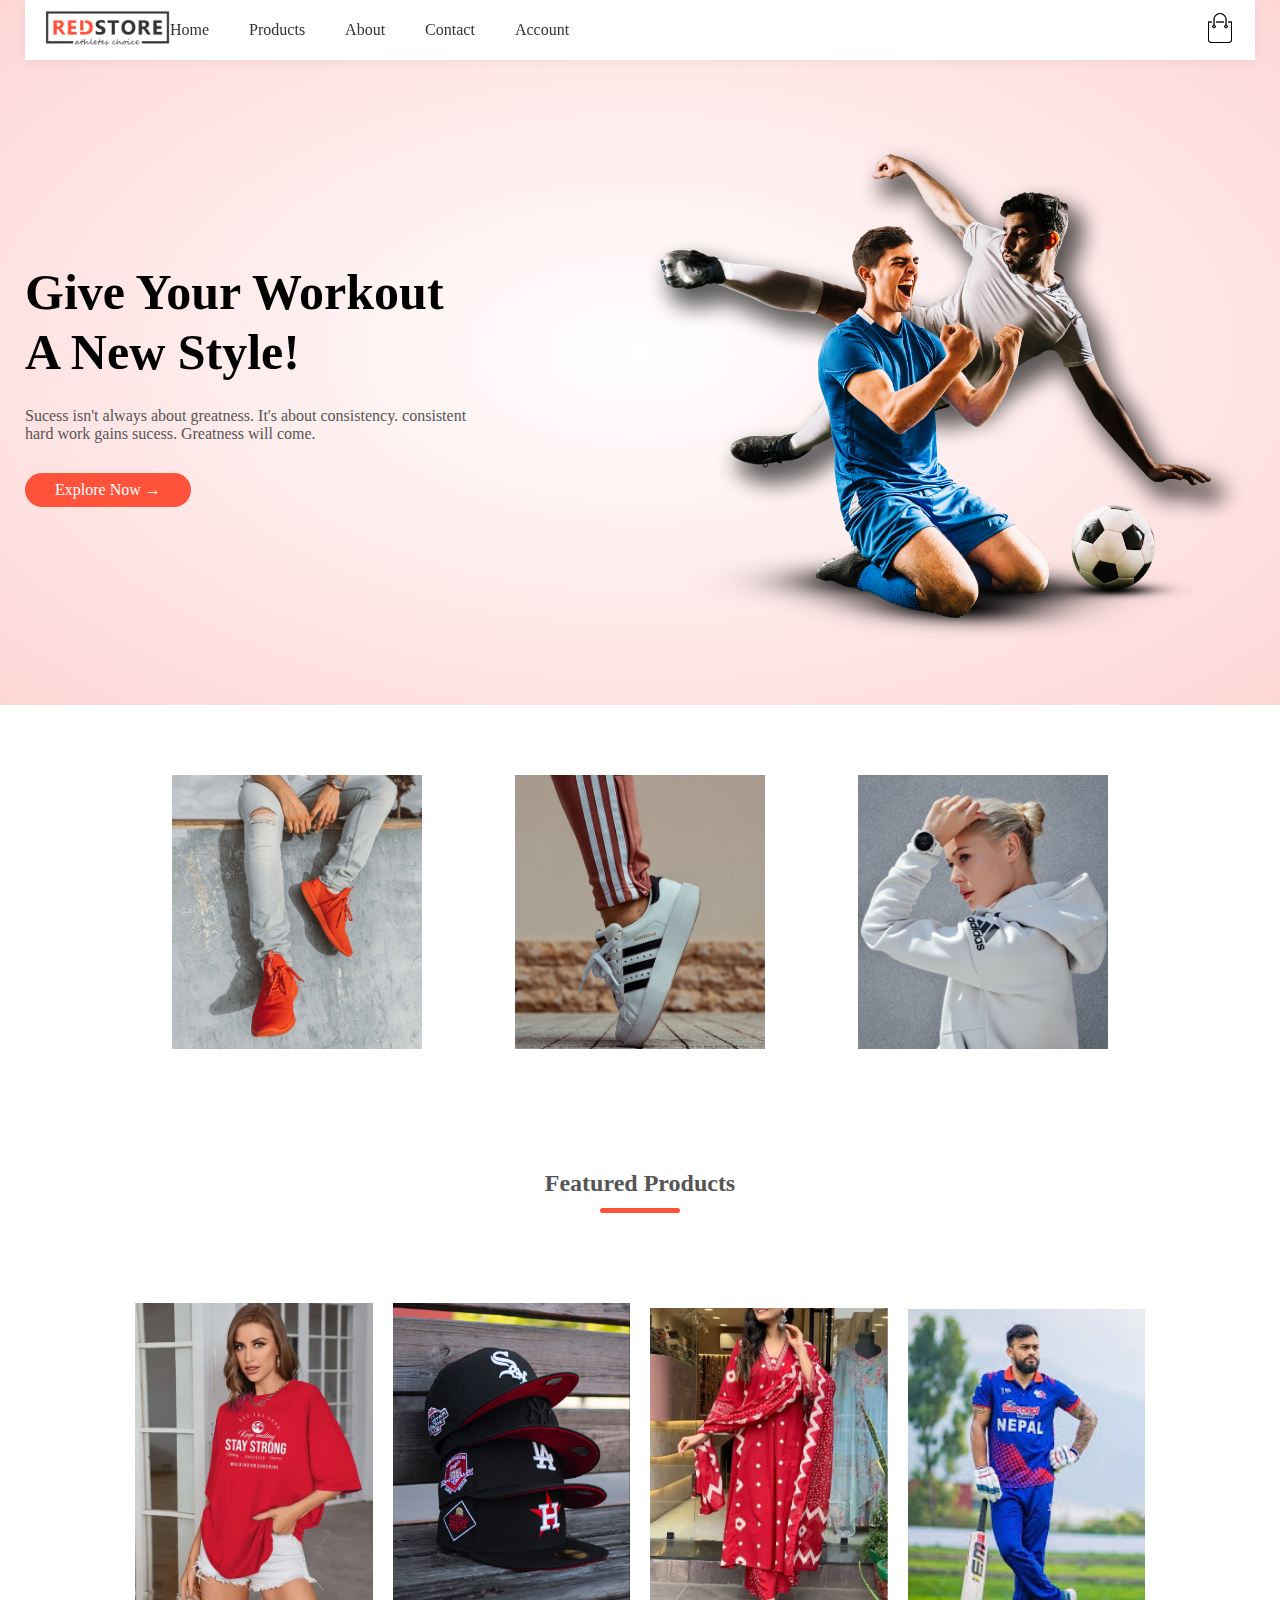
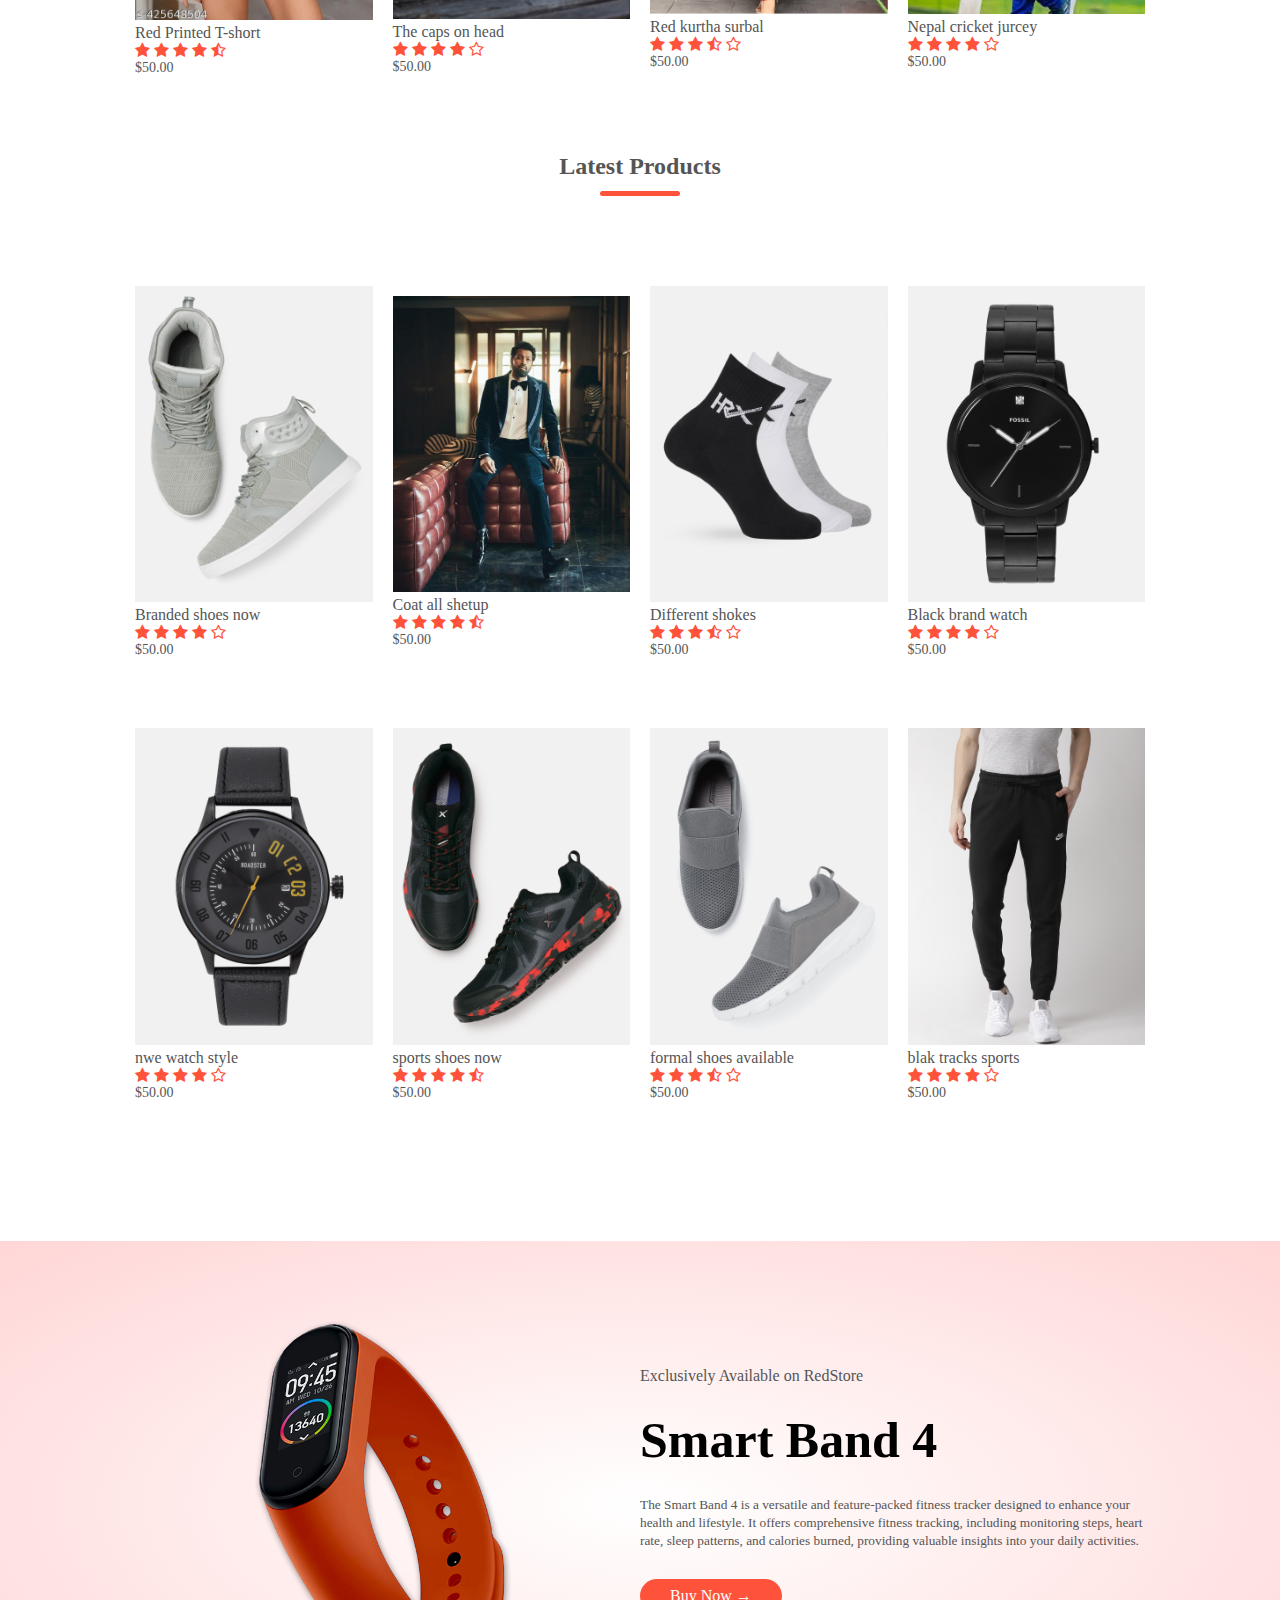
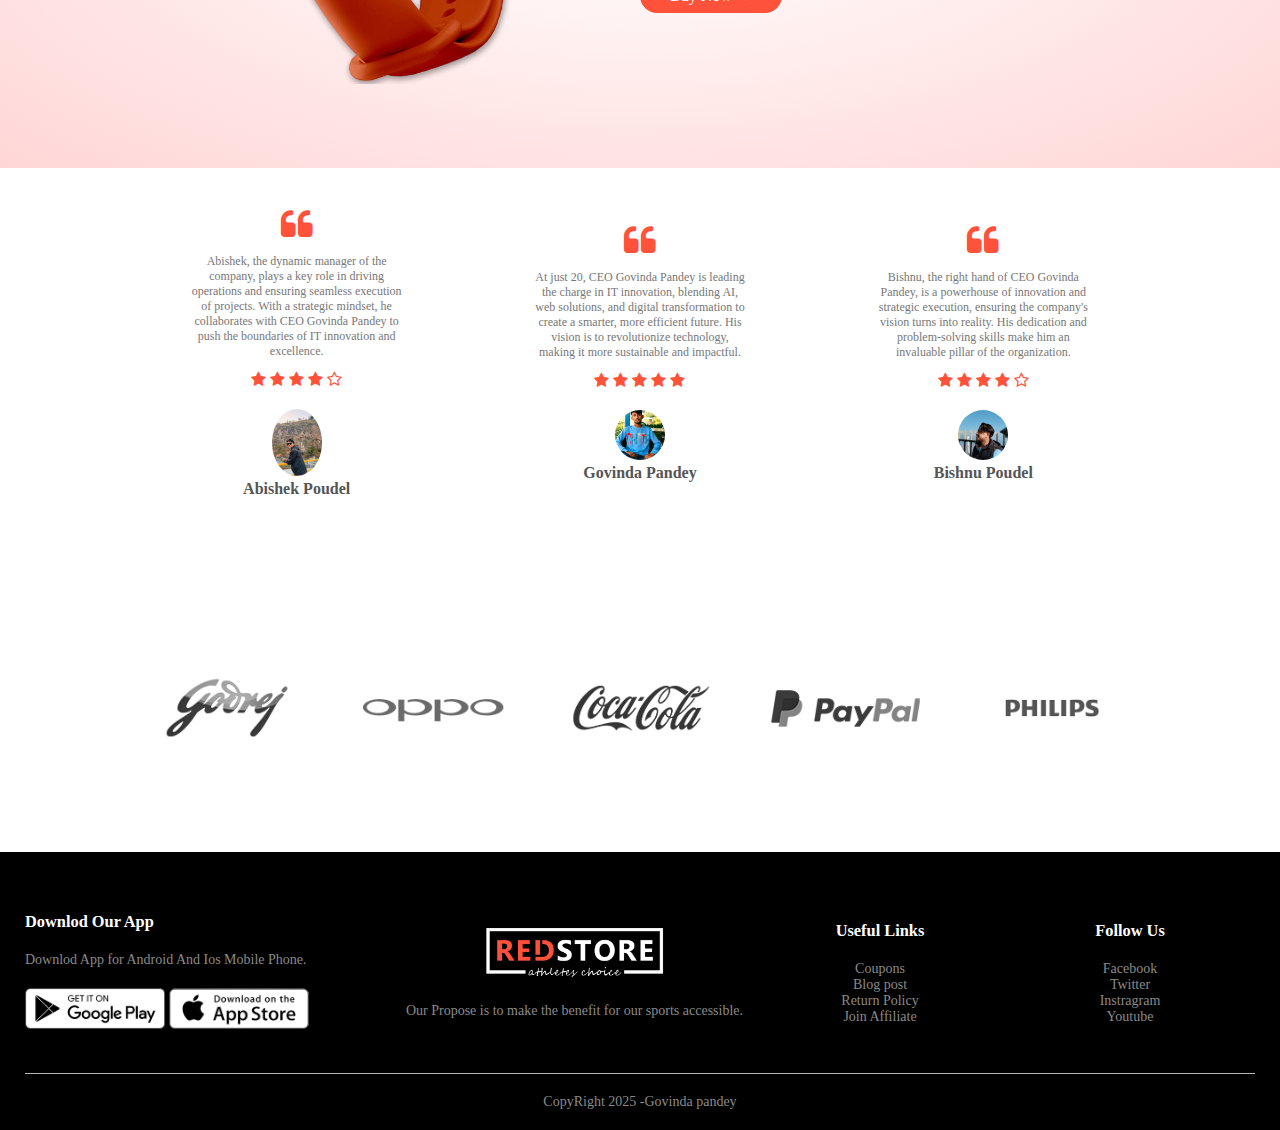
<file: index.html>
<!DOCTYPE html>
<html lang="en">
<head>
    <meta charset="UTF-8">
    <meta name="viewport" content="width=device-width, initial-scale=1.0">
    <title>Redstore /Ecommerce Website Design</title>
    <link rel="stylesheet" href="style.css">
    <link rel="stylesheet" href="https://cdnjs.cloudflare.com/ajax/libs/font-awesome/4.7.0/css/font-awesome.min.css">
</head>
<body>
    <div class="header">

    <div class="container">
    <div class="navbar">
        <div class="logo">
           <a href="index.html"><img src="images/image/logo.png" width="125px"></a> 
        </div>
        <nav>
            <ul  class="nav-links" id="navLinks">
                <li><a href="index.html">Home</a></li>
                <li><a href="prodects.html">Products</a></li>
                <li><a href="">About</a></li>
                <li><a href="">Contact</a></li>
                <li><a href="account.html">Account</a></li>
            </ul>
              <div class="menu-icon" onclick="toggleMenu()">&#9776;</div>
        </nav>
        <a href=""><img src="images/image/cart.png" width="30px" height="30px"></a>
    </div>
    <div class="row">
        <div class="col-2">
            <h1>Give Your Workout<br>A New Style!</h1>
            <p>Sucess isn't always about greatness. It's about consistency. consistent<br>  hard work gains sucess. Greatness will come.   </p>
            <a href="explore.html" target="_blank" class="btn">Explore Now &#8594;</a>
        </div>
        <div class="col-2">
           <img src="images/image/image1.png">
        </div>
    </div>
</div>
</div>

<!-------- featured categories -------->

<div class="categories">
    <div class="small-container">
        <div class="row">
            <div class="col-3">
             <img src="images/image/category-1.jpg">
            </div>
            <div class="col-3">
                <img src="images/image/category-2.jpg">
            </div>
            <div class="col-3">
                <img src="images/image/category-3.jpg">
            </div>
        </div>
    </div>
</div>

<!-------- featured products -------->
<div class="small-container">
     <h2 class="title">Featured Products</h2>
     <div class="row">
        <div class="col-4">
   <a href="product-details.html"><img src="images/image/red.webp"></a>
<h4>Red Printed T-short</h4>
<div class="rating">
    <i class="fa fa-star"></i>
    <i class="fa fa-star"></i>
    <i class="fa fa-star"></i>
    <i class="fa fa-star"></i>
    <i class="fa fa-star-half-o"></i>
</div>
<p>$50.00</p>
        </div>
        <div class="col-4">
            <img src="images/image/cap.jpeg">
            <h4>The caps on head</h4>
            <div class="rating">
                <i class="fa fa-star"></i>
                <i class="fa fa-star"></i>
                <i class="fa fa-star"></i>
                <i class="fa fa-star"></i>
                <i class="fa fa-star-o"></i>
            </div>
            <p>$50.00</p>
                    </div>
                    <div class="col-4">
                        <img src="images/image/kurtha.webp">
                        <h4>Red kurtha surbal</h4>
                        <div class="rating">
                            <i class="fa fa-star"></i>
                            <i class="fa fa-star"></i>
                            <i class="fa fa-star"></i>
                            <i class="fa fa-star-half-o"></i>
                            <i class="fa fa-star-o"></i>
                        </div>
                        <p>$50.00</p>
                                </div>
                                <div class="col-4">
                                    <img src="images/image/bhurtal.jpeg">
                                    <h4>Nepal cricket jurcey</h4>
                                    <div class="rating">
                                        <i class="fa fa-star"></i>
                                        <i class="fa fa-star"></i>
                                        <i class="fa fa-star"></i>
                                        <i class="fa fa-star"></i>
                                        <i class="fa fa-star-o"></i>
                                    </div>
                                    <p>$50.00</p>
                                            </div>
     </div>
     <h2 class="title">Latest Products</h2>
     <div class="row">
        <div class="col-4">
<img src="images/image/product-5.jpg">
<h4>Branded shoes now</h4>
<div class="rating">
    <i class="fa fa-star"></i>
    <i class="fa fa-star"></i>
    <i class="fa fa-star"></i>
    <i class="fa fa-star"></i>
    <i class="fa fa-star-o"></i>
</div>
<p>$50.00</p>
        </div>
        <div class="col-4">
            <img src="images/image/coat.jpg">
            <h4>Coat all shetup</h4>
            <div class="rating">
                <i class="fa fa-star"></i>
                <i class="fa fa-star"></i>
                <i class="fa fa-star"></i>
                <i class="fa fa-star"></i>
                <i class="fa fa-star-half-o"></i>
            </div>
            <p>$50.00</p>
                    </div>
                    <div class="col-4">
                        <img src="images/image/product-7.jpg">
                        <h4>Different  shokes</h4>
                        <div class="rating">
                            <i class="fa fa-star"></i>
                            <i class="fa fa-star"></i>
                            <i class="fa fa-star"></i>
                            <i class="fa fa-star-half-o"></i>
                            <i class="fa fa-star-o"></i>
                        </div>
                        <p>$50.00</p>
                                </div>
                                <div class="col-4">
                                    <img src="images/image/product-8.jpg">
                                    <h4>Black brand watch</h4>
                                    <div class="rating">
                                        <i class="fa fa-star"></i>
                                        <i class="fa fa-star"></i>
                                        <i class="fa fa-star"></i>
                                        <i class="fa fa-star"></i>
                                        <i class="fa fa-star-o"></i>
                                    </div>
                                    <p>$50.00</p>
                                            </div>
     </div>
     <div class="row">
        <div class="col-4">
<img src="images/image/product-9.jpg">
<h4>nwe watch style</h4>
<div class="rating">
    <i class="fa fa-star"></i>
    <i class="fa fa-star"></i>
    <i class="fa fa-star"></i>
    <i class="fa fa-star"></i>
    <i class="fa fa-star-o"></i>
</div>
<p>$50.00</p>
        </div>
        <div class="col-4">
            <img src="images/image/product-10.jpg">
            <h4>sports shoes now</h4>
            <div class="rating">
                <i class="fa fa-star"></i>
                <i class="fa fa-star"></i>
                <i class="fa fa-star"></i>
                <i class="fa fa-star"></i>
                <i class="fa fa-star-half-o"></i>
            </div>
            <p>$50.00</p>
                    </div>
                    <div class="col-4">
                        <img src="images/image/product-11.jpg">
                        <h4>formal shoes available</h4>
                        <div class="rating">
                            <i class="fa fa-star"></i>
                            <i class="fa fa-star"></i>
                            <i class="fa fa-star"></i>
                            <i class="fa fa-star-half-o"></i>
                            <i class="fa fa-star-o"></i>
                        </div>
                        <p>$50.00</p>
                                </div>
                                <div class="col-4">
                                    <img src="images/image/product-12.jpg">
                                    <h4>blak tracks sports</h4>
                                    <div class="rating">
                                        <i class="fa fa-star"></i>
                                        <i class="fa fa-star"></i>
                                        <i class="fa fa-star"></i>
                                        <i class="fa fa-star"></i>
                                        <i class="fa fa-star-o"></i>
                                    </div>
                                    <p>$50.00</p>
                                            </div>
     </div>
</div>

<!----- offer ----->
<div class="offer">
    <div class="small-container">
        <div class="row">
            <div class="col-2">
                <img src="images/image/exclusive.png" class="offer-img">          
             </div>
            <div class="col-2">
                <p>Exclusively Available on RedStore</p>
                <h1>Smart Band 4</h1>
                <small>The Smart Band 4 is a versatile and feature-packed fitness tracker designed to enhance your health and lifestyle.
                     It offers comprehensive fitness tracking, including monitoring steps, heart rate, sleep patterns,
                      and calories burned, providing valuable insights into your daily activities. </small>
                      <a href="watch.html" class="btn">Buy Now &#8594;</a>
            </div>
        </div>
    </div>
</div>

<!-------- testimonial -------->

<div class="testimonial">
    <div class="small-container">
        <div class="row">
            <div class="col-3">
                <i class="fa fa-quote-left"></i>
                <p>Abishek, the dynamic manager of the company, plays a key role in driving operations and ensuring seamless execution of projects.
                     With a strategic mindset, he collaborates with CEO Govinda Pandey to push the boundaries of IT innovation and excellence. </p>
                    <div class="rating">
                        <i class="fa fa-star"></i>
                        <i class="fa fa-star"></i>
                        <i class="fa fa-star"></i>
                        <i class="fa fa-star"></i>
                        <i class="fa fa-star-o"></i>
                    </div>
                    <img src="images/image/aabishek.jpg">
                    <h3>Abishek Poudel</h3>
            </div>
            <div class="col-3">
                <i class="fa fa-quote-left"></i>
                <p>At just 20, CEO Govinda Pandey is leading the charge in IT innovation, blending AI, web solutions, and digital 
                    transformation to create a smarter, more efficient future.
                     His vision is to revolutionize technology, making it more sustainable and impactful.</p>
                    <div class="rating">
                        <i class="fa fa-star"></i>
                        <i class="fa fa-star"></i>
                        <i class="fa fa-star"></i>
                        <i class="fa fa-star"></i>
                        <i class="fa fa-star"></i>
                    </div>
                    <img src="images/image/gobinda.jpg">
                    <h3>Govinda Pandey</h3>
            </div>
            <div class="col-3">
                <i class="fa fa-quote-left"></i>
                <p>Bishnu, the right hand of CEO Govinda Pandey, is a powerhouse of innovation and strategic execution, ensuring the company's vision turns into reality.
                     His dedication and problem-solving skills make him an invaluable pillar of the organization. </p>
                    <div class="rating">
                        <i class="fa fa-star"></i>
                        <i class="fa fa-star"></i>
                        <i class="fa fa-star"></i>
                        <i class="fa fa-star"></i>
                        <i class="fa fa-star-o"></i>
                    </div>
                    <img src="images/image/sathi.jpg">
                    <h3>Bishnu Poudel</h3>
            </div>
        </div>
    </div>
</div>

<!------- Brands ------->
<div class="brands">
    <div class="small-container">
        <div class="row">
            <div class="col-5">
                <img src="images/image/logo-godrej.png" >
            </div>
            <div class="col-5">
                <img src="images/image/logo-oppo.png" >
            </div>
            <div class="col-5">
                <img src="images/image/logo-coca-cola.png" >
            </div>
            <div class="col-5">
                <img src="images/image/logo-paypal.png" >
            </div>
            <div class="col-5">
                <img src="images/image/logo-philips.png" >
            </div>
        </div>
    </div>
</div>

<!------- footer -------->


<div class="footer">
    <div class="container">
        <div class="row">
            <div class="footer-col-1">
                <h3>Downlod Our App</h3>
                <p>Downlod App for Android And Ios Mobile Phone.</p>
                <div class="app-logo">
                    <img src="images/image/play-store.png">
                    <img src="images/image/app-store.png">
                </div>
            </div>
            <div class="footer-col-2">
                <img src="images/image/logo-white.png">
                <p>Our Propose is to make the benefit for our sports accessible.</p>
            </div>
            <div class="footer-col-3">
                <h3>Useful Links</h3>
                <ul>
                    <li>Coupons</li>
                    <li>Blog post</li>
                    <li>Return Policy</li>
                    <li>Join Affiliate</li>
                </ul>
            </div>
            <div class="footer-col-4">
                <h3>Follow Us</h3>
                <ul>
                    <li>Facebook</li>
                    <li>Twitter</li>
                    <li>Instragram</li>
                    <li>Youtube</li>
                </ul>
            </div>
        </div>
        <hr>
        <p class="Copyright ">CopyRight 2025 -Govinda pandey</p>
    </div>
</div>
<script>
  function toggleMenu() {
    document.getElementById("navLinks").classList.toggle("active");
  }
</script>

</body>
</html>
</file>
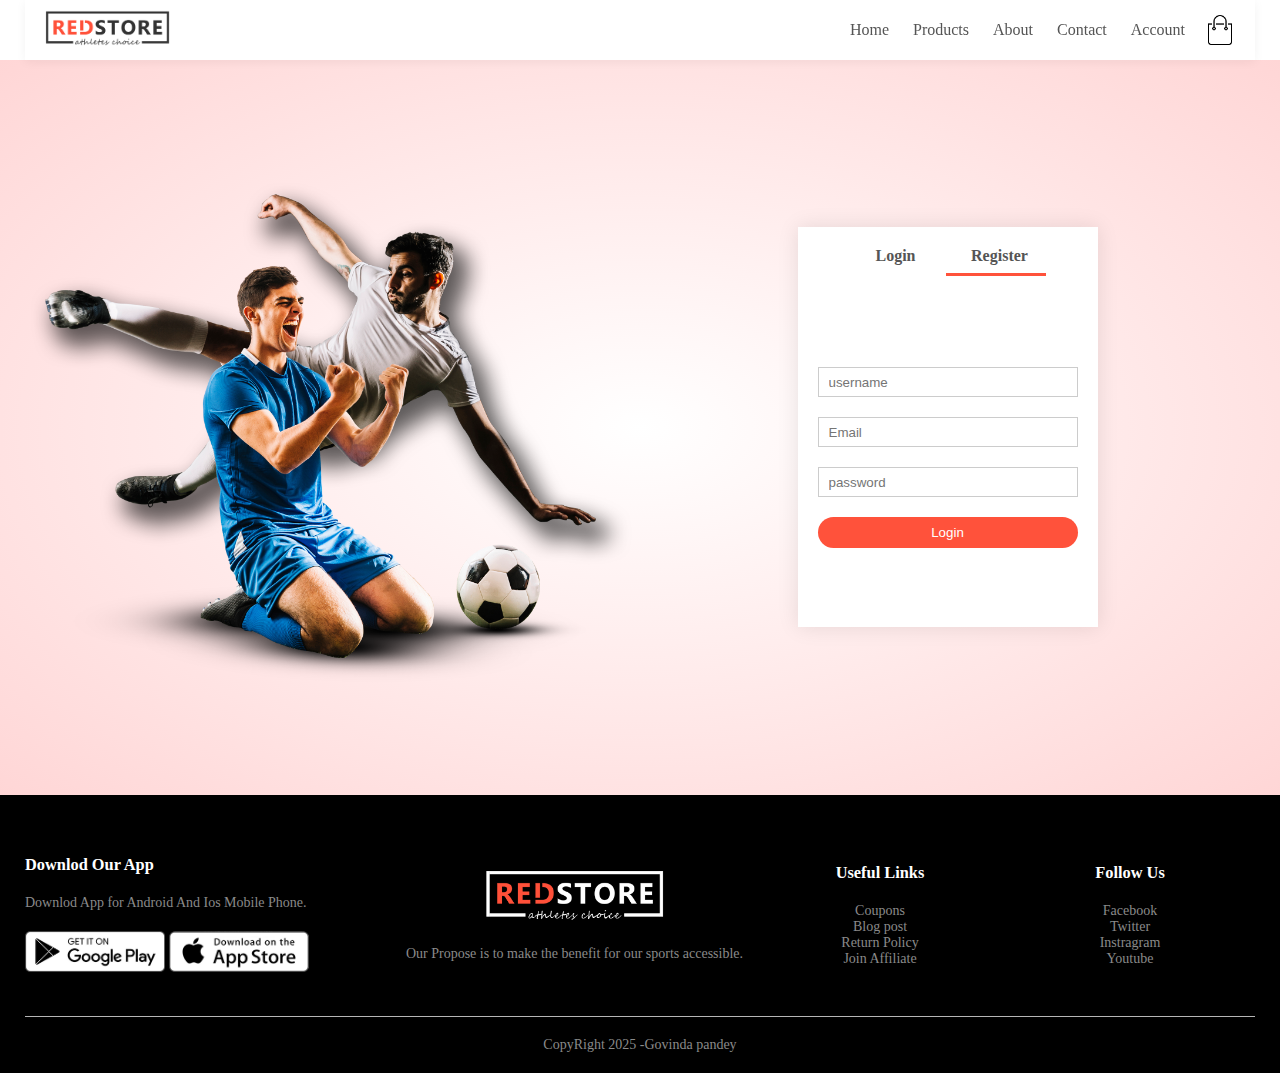
<file: account.html>
<!DOCTYPE html>
<html lang="en">
<head>
    <meta charset="UTF-8">
    <meta name="viewport" content="width=device-width, initial-scale=1.0">
    <title> All Products Redstore </title>
    <link rel="stylesheet" href="style.css">
    <link rel="stylesheet" href="https://cdnjs.cloudflare.com/ajax/libs/font-awesome/4.7.0/css/font-awesome.min.css">
</head>
<body>
    <div class="container">
    <div class="navbar">
        <div class="logo">
            <img src="images/image/logo.png" width="125px">
        </div>
        <nav>
            <ul>
                <li><a href="">Home</a></li>
                <li><a href="">Products</a></li>
                <li><a href="">About</a></li>
                <li><a href="">Contact</a></li>
                <li><a href="">Account</a></li>
            </ul>
        </nav>
        <img src="images/image/cart.png" width="30px" height="30px" alt="">
    </div>  
</div>

<!-------- account-page------->
<div class="account-page">
    <div class="container">
        <div class="row">
            <div class="col-2">
                <img src="images/image/image1.png" width="100%">
            </div>
            <div class="col-2">
                <div class="form-container">
                    <div class="form-btn">
                        <span onclick="Login()">Login</span>
                        <span onclick="Register()">Register</span>
                        <hr id="Indicator">
                    </div>

                    <form id="LoginForm">
                        <input type="text" placeholder="username">
                        <input type="password" placeholder="password">
                        <button type="submit" class="btn">Login</button>
                        <a href="">Forgot password</a>
                    </form>

                    <form id="RegForm">
                        <input type="text" placeholder="username">
                        <input type="email " placeholder="Email">
                        <input type="password" placeholder="password">
                        <button type="submit" class="btn">Login</button>
                    </form>
                </div>  
            </div>
        </div>
    </div>
</div>


<!------- footer -------->


<div class="footer">
    <div class="container">
        <div class="row">
            <div class="footer-col-1">
                <h3>Downlod Our App</h3>
                <p>Downlod App for Android And Ios Mobile Phone.</p>
                <div class="app-logo">
                    <img src="images/image/play-store.png">
                    <img src="images/image/app-store.png">
                </div>
            </div>
            <div class="footer-col-2">
                <img src="images/image/logo-white.png">
                <p>Our Propose is to make the benefit for our sports accessible.</p>
            </div>
            <div class="footer-col-3">
                <h3>Useful Links</h3>
                <ul>
                    <li>Coupons</li>
                    <li>Blog post</li>
                    <li>Return Policy</li>
                    <li>Join Affiliate</li>
                </ul>
            </div>
            <div class="footer-col-4">
                <h3>Follow Us</h3>
                <ul>
                    <li>Facebook</li>
                    <li>Twitter</li>
                    <li>Instragram</li>
                    <li>Youtube</li>
                </ul>
            </div>
        </div>
        <hr>
        <p class="Copyright ">CopyRight 2025 -Govinda pandey</p>
    </div>
</div>


<!----------js for toggle Form---------->
<script>
    var LoginForm =document.getElementById("LoginForm");
    var RegForm =document.getElementById("RegForm");
    var Indicator =document.getElementById("Indicator");

     function Register(){
            
        RegForm.style.transform = "translateX(0px)";
        LoginForm.style.transform = "translateX(0px)";
        Indicator.style.transform = "translateX(100px)";
         }
         function Login(){

RegForm.style.transform = "translateX(300px)";
LoginForm.style.transform = "translateX(300px)";
Indicator.style.transform = "translateX(0px)";
 }



</script>


</body>
</html>
</file>
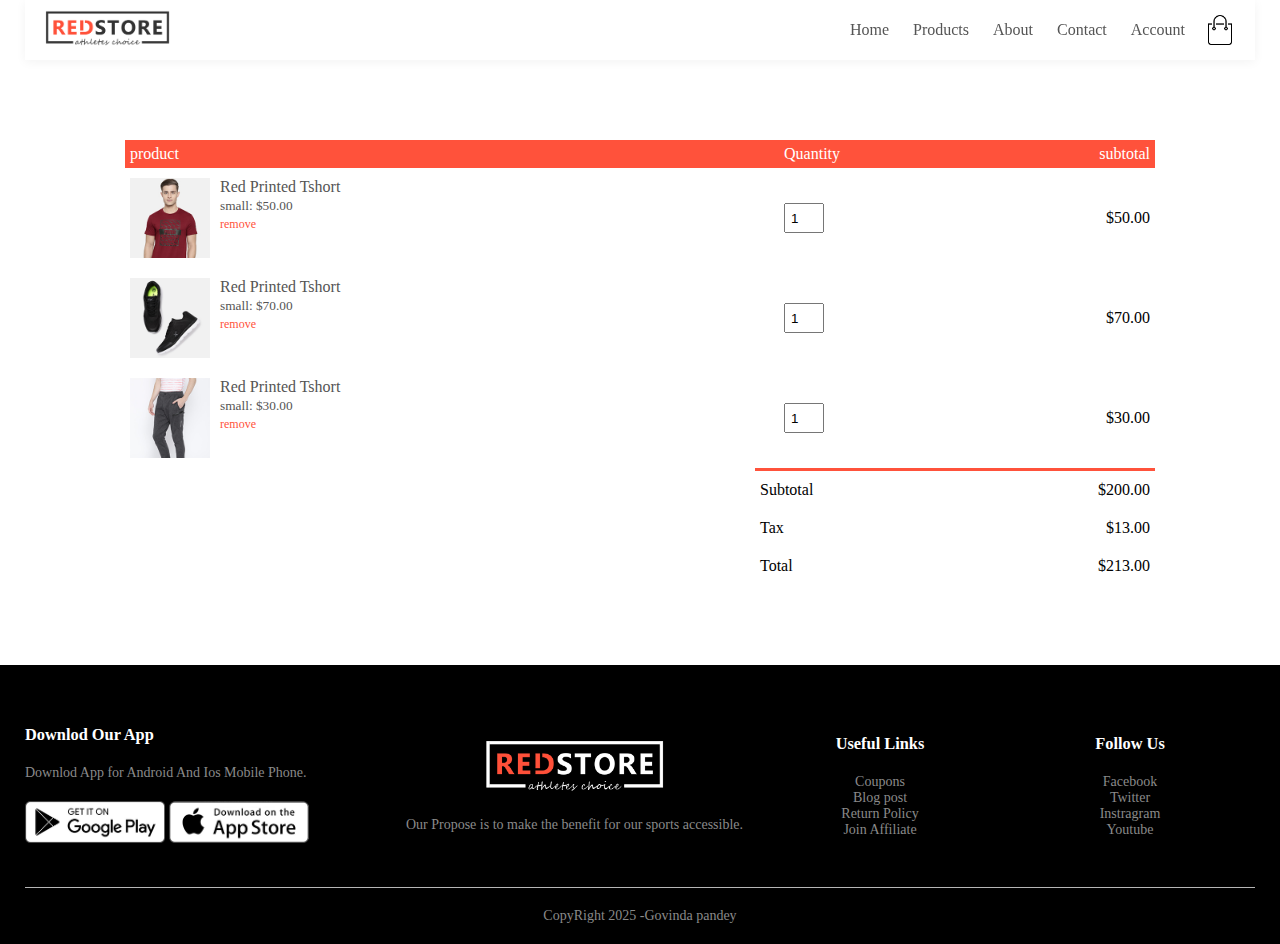
<file: cart.html>
<!DOCTYPE html>
<html lang="en">
<head>
    <meta charset="UTF-8">
    <meta name="viewport" content="width=device-width, initial-scale=1.0">
    <title> All Products Redstore </title>
    <link rel="stylesheet" href="style.css">
    <link rel="stylesheet" href="https://cdnjs.cloudflare.com/ajax/libs/font-awesome/4.7.0/css/font-awesome.min.css">
</head>
<body>
    <div class="container">
    <div class="navbar">
        <div class="logo">
            <img src="images/image/logo.png" width="125px">
        </div>
        <nav>
            <ul>
                <li><a href="">Home</a></li>
                <li><a href="">Products</a></li>
                <li><a href="">About</a></li>
                <li><a href="">Contact</a></li>
                <li><a href="">Account</a></li>
            </ul>
        </nav>
        <img src="images/image/cart.png" width="30px" height="30px" alt="">
    </div>  
</div>

<!--------- cart items details --------->
<div class="small-container cart-page">
<table>
    <tr>
        <th>product</th>
        <th>Quantity</th>
        <th>subtotal</th>
    </tr>
    <tr>
        <td>
            <div class="cart-info">
                <img src="images/image/buy-1.jpg">
                <div>
                    <p> Red Printed Tshort</p>
                    <small>small: $50.00</small>
                    <br>
                    <a href="">remove</a>
                </div>
            </div>
        </td>
        <td><input type="number" value="1"></td>
        <td>$50.00</td>
        
    </tr>
    <tr>
        <td>
            <div class="cart-info">
                <img src="images/image/buy-2.jpg">
                <div>
                    <p> Red Printed Tshort</p>
                    <small>small: $70.00</small>
                    <br>
                    <a href="">remove</a>
                </div>
            </div>
        </td>
        <td><input type="number" value="1"></td>
        <td>$70.00</td>
        
    </tr>
    <tr>
        <td>
            <div class="cart-info">
                <img src="images/image/buy-3.jpg">
                <div>
                    <p> Red Printed Tshort</p>
                    <small>small: $30.00</small>
                    <br>
                    <a href="">remove</a>
                </div>
            </div>
        </td>
        <td><input type="number" value="1"></td>
        <td>$30.00</td>
        
    </tr>
</table>

<div class="total-price">
   <table>
    <tr>
        <td>Subtotal</td>
        <td>$200.00</td>
    </tr>
    <tr>
        <td>Tax</td>
        <td>$13.00</td>
    </tr>
    <tr>
        <td>Total</td>
        <td>$213.00</td>
    </tr>
   </table>

</div>



</div>


<!------- footer -------->


<div class="footer">
    <div class="container">
        <div class="row">
            <div class="footer-col-1">
                <h3>Downlod Our App</h3>
                <p>Downlod App for Android And Ios Mobile Phone.</p>
                <div class="app-logo">
                    <img src="images/image/play-store.png">
                    <img src="images/image/app-store.png">
                </div>
            </div>
            <div class="footer-col-2">
                <img src="images/image/logo-white.png">
                <p>Our Propose is to make the benefit for our sports accessible.</p>
            </div>
            <div class="footer-col-3">
                <h3>Useful Links</h3>
                <ul>
                    <li>Coupons</li>
                    <li>Blog post</li>
                    <li>Return Policy</li>
                    <li>Join Affiliate</li>
                </ul>
            </div>
            <div class="footer-col-4">
                <h3>Follow Us</h3>
                <ul>
                    <li>Facebook</li>
                    <li>Twitter</li>
                    <li>Instragram</li>
                    <li>Youtube</li>
                </ul>
            </div>
        </div>
        <hr>
        <p class="Copyright ">CopyRight 2025 -Govinda pandey</p>
    </div>
</div>





</body>
</html>
</file>
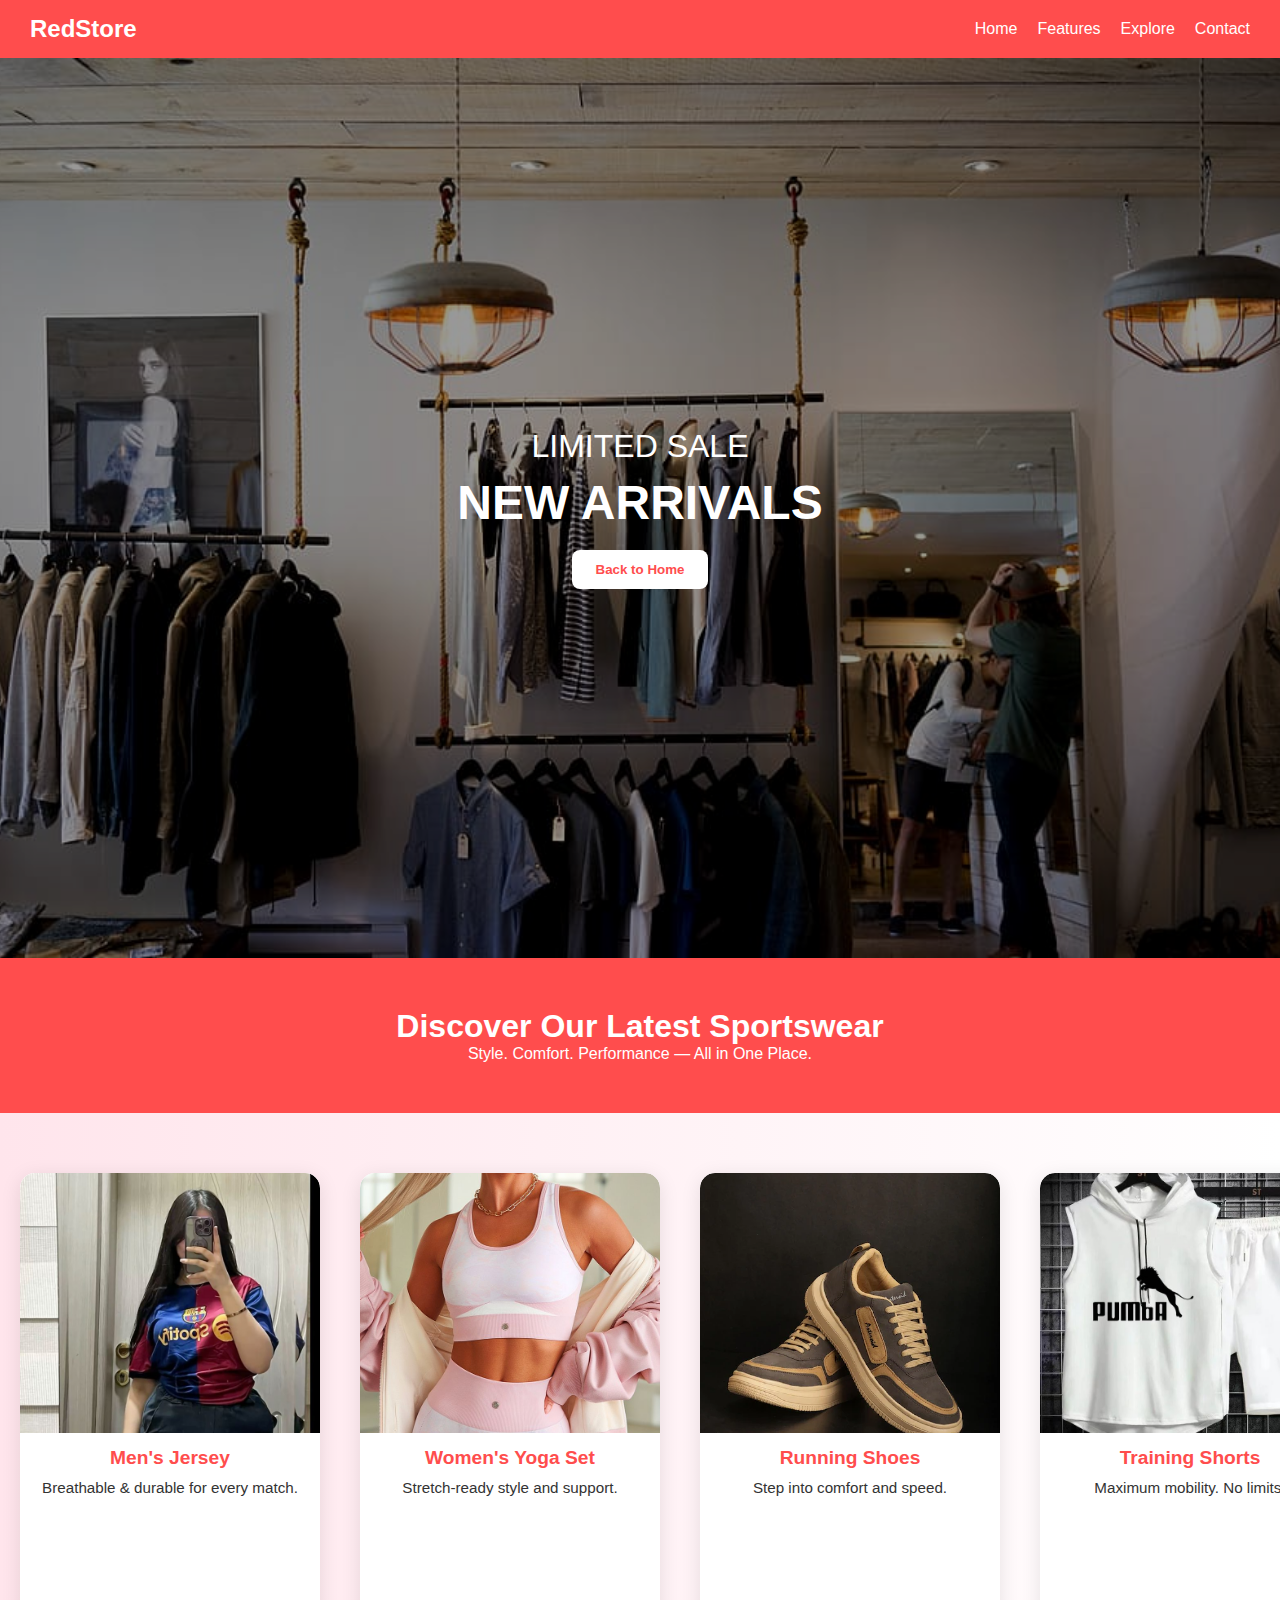
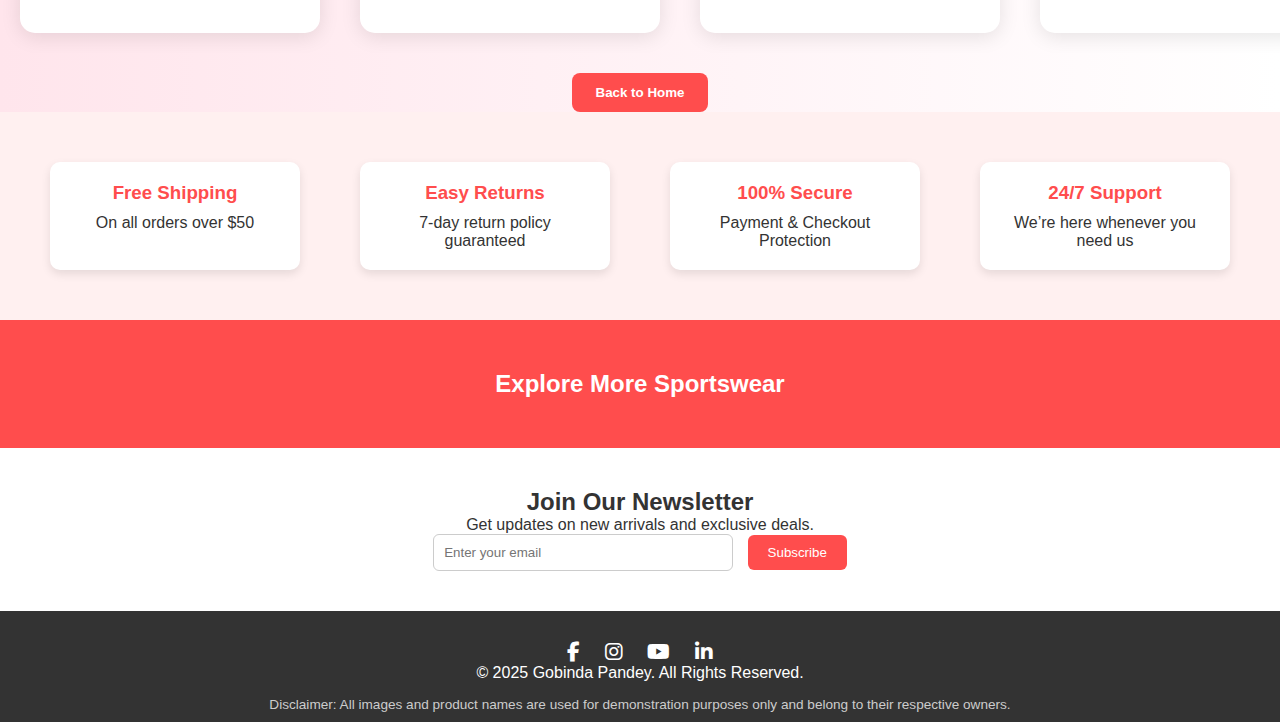
<file: explore.html>
<!DOCTYPE html>
<html lang="en">
<head>
  <meta charset="UTF-8" />
  <meta name="viewport" content="width=device-width, initial-scale=1.0"/>
  <title>Explore Sportswear</title>
  <link rel="stylesheet" href="https://cdnjs.cloudflare.com/ajax/libs/font-awesome/6.5.0/css/all.min.css" crossorigin="anonymous" />
  <style>
    html {
      scroll-behavior: smooth;
    }

    * {
      box-sizing: border-box;
      margin: 0;
      padding: 0;
    }

    body {
      font-family: 'Segoe UI', sans-serif;
      background: linear-gradient(to right, #ffe5ec, #fff);
      color: #333;
      overflow-x: hidden;
    }

    .navbar {
      background-color: #ff4d4d;
      padding: 15px 30px;
      display: flex;
      justify-content: space-between;
      align-items: center;
      color: white;
      position: sticky;
      top: 0;
      z-index: 1000;
    }

    .navbar .logo {
      font-size: 1.5rem;
      font-weight: bold;
    }

    .navbar ul {
      list-style: none;
      display: flex;
      gap: 20px;
    }

    .navbar ul li a {
      color: white;
      text-decoration: none;
      font-weight: 500;
    }

    .navbar ul li a:hover {
      text-decoration: underline;
    }

    .hero {
      background-image: url('images/image/pak.jpg');
      background-size: cover;
      background-position: center;
      height: 100vh;
      display: flex;
      align-items: center;
      justify-content: center;
      text-align: center;
      color: white;
      position: relative;
    }

    .hero::before {
      content: "";
      position: absolute;
      top: 0; left: 0; right: 0; bottom: 0;
      background-color: rgba(0, 0, 0, 0.4);
    }

    .hero-content {
      position: relative;
      z-index: 1;
    }

    .hero h1 {
      font-size: 2rem;
      font-weight: 300;
    }

    .hero h2 {
      font-size: 3rem;
      margin: 10px 0 20px;
    }

    .hero button {
      padding: 12px 24px;
      background: #fff;
      color: #ff4d4d;
      border: none;
      border-radius: 8px;
      font-weight: bold;
      cursor: pointer;
      transition: background 0.3s ease;
    }

    .hero button:hover {
      background: #ffe5ec;
    }

    header {
      text-align: center;
      padding: 50px 20px;
      background-color: #ff4d4d;
      color: white;
    }

    .slider-container {
      width: 100%;
      overflow: hidden;
      margin-top: 40px;
      position: relative;
    }

    .slider-track {
      display: flex;
      animation: slide 25s linear forwards;
    }

    .item {
      min-width: 300px;
      height: 460px;
      margin: 20px;
      background-color: #fff;
      border-radius: 15px;
      box-shadow: 0 4px 20px rgba(0, 0, 0, 0.1);
      text-align: center;
      transition: transform 0.3s;
      overflow: hidden;
    }

    .item:hover {
      transform: scale(1.05);
    }

    .item img {
      width: 100%;
      height: 260px;
      object-fit: cover;
      border-top-left-radius: 15px;
      border-top-right-radius: 15px;
    }

    .item h2 {
      padding: 10px 0;
      font-size: 1.2em;
      color: #ff4d4d;
    }

    .item p {
      font-size: 0.95em;
      padding: 0 15px 5px;
    }

    @keyframes slide {
      0% { transform: translateX(-50%); }
      100% { transform: translateX(0); }
    }

    .features {
      display: flex;
      justify-content: space-around;
      flex-wrap: wrap;
      padding: 40px 20px;
      background-color: #fff0f0;
    }

    .feature-box {
      width: 250px;
      padding: 20px;
      margin: 10px;
      background: white;
      border-radius: 10px;
      box-shadow: 0 4px 10px rgba(0,0,0,0.1);
      text-align: center;
      transition: 0.3s;
    }

    .feature-box:hover {
      background-color: #ffe5ec;
    }

    .feature-box h3 {
      color: #ff4d4d;
      margin-bottom: 10px;
    }

    .cta {
      background-color: #ff4d4d;
      color: white;
      text-align: center;
      padding: 50px 20px;
    }

    .newsletter {
      background: #fff;
      text-align: center;
      padding: 40px 20px;
    }

    .newsletter input {
      padding: 10px;
      width: 300px;
      max-width: 80%;
      border: 1px solid #ccc;
      border-radius: 6px;
      margin-right: 10px;
    }

    .newsletter button {
      padding: 10px 20px;
      background-color: #ff4d4d;
      color: white;
      border: none;
      border-radius: 6px;
      cursor: pointer;
    }

    footer {
      background-color: #333;
      color: white;
      text-align: center;
      padding: 30px 20px 10px;
    }

    .social-icons a {
      margin: 0 10px;
      color: white;
      font-size: 20px;
      text-decoration: none;
    }

    .disclaimer {
      font-size: 0.85em;
      margin-top: 15px;
      color: #ccc;
    }

    @media (max-width: 768px) {
      .slider-track {
        animation-duration: 35s;
      }

      .item {
        min-width: 250px;
      }

      .features {
        flex-direction: column;
        align-items: center;
      }

      .newsletter input {
        width: 90%;
        margin-bottom: 10px;
      }

      .newsletter button {
        width: 100%;
      }

      .navbar ul {
        flex-direction: column;
        align-items: flex-start;
      }
    }
  </style>
</head>
<body>

  <!-- Navbar -->
  <nav class="navbar">
    <div class="logo">RedStore</div>
    <ul>
      <li><a href="#home">Home</a></li>
      <li><a href="#features">Features</a></li>
      <li><a href="#explore">Explore</a></li>
      <li><a href="#contact">Contact</a></li>
    </ul>
  </nav>

  <!-- Hero -->
  <section class="hero" id="home">
    <div class="hero-content">
      <h1>LIMITED SALE</h1>
      <h2>NEW ARRIVALS</h2>
      <button onclick="window.location.href='index.html'">Back to Home</button>
    </div>
  </section>

  <!-- Header -->
  <header>
    <h1>Discover Our Latest Sportswear</h1>
    <p>Style. Comfort. Performance — All in One Place.</p>
  </header>

  <!-- Slider -->
  <section class="slider-container" id="explore">
    <div class="slider-track" id="slider-track">
      <div class="item"><img src="images/image/jurcey.jpeg" alt=""><h2>Men's Jersey</h2><p>Breathable & durable for every match.</p></div>
      <div class="item"><img src="images/image/girls.jpeg" alt=""><h2>Women's Yoga Set</h2><p>Stretch-ready style and support.</p></div>
      <div class="item"><img src="images/image/shoess.webp" alt=""><h2>Running Shoes</h2><p>Step into comfort and speed.</p></div>
      <div class="item"><img src="images/image/puma.jpeg" alt=""><h2>Training Shorts</h2><p>Maximum mobility. No limits.</p></div>
      <div class="item"><img src="images/image/jacket.jpeg" alt=""><h2>Sports Jacket</h2><p>Stay warm with premium fabric.</p></div>
    </div>
  </section>

  <!-- Back to Home button under slider -->
  <div style="text-align: center; margin-top: 20px;">
    <button onclick="window.location.href='index.html'" style="padding: 12px 24px; background-color: #ff4d4d; color: white; border: none; border-radius: 8px; font-weight: bold; cursor: pointer;">
      Back to Home
    </button>
  </div>

  <!-- Features -->
  <section class="features" id="features">
    <div class="feature-box"><h3>Free Shipping</h3><p>On all orders over $50</p></div>
    <div class="feature-box"><h3>Easy Returns</h3><p>7-day return policy guaranteed</p></div>
    <div class="feature-box"><h3>100% Secure</h3><p>Payment & Checkout Protection</p></div>
    <div class="feature-box"><h3>24/7 Support</h3><p>We’re here whenever you need us</p></div>
  </section>

  <!-- CTA -->
  <section class="cta">
    <h2>Explore More Sportswear</h2>
  </section>

  <!-- Newsletter -->
  <section class="newsletter" id="contact">
    <h2>Join Our Newsletter</h2>
    <p>Get updates on new arrivals and exclusive deals.</p>
    <input type="email" placeholder="Enter your email" />
    <button>Subscribe</button>
  </section>

  <!-- Footer -->
  <footer>
    <div class="social-icons">
      <a href="https://facebook.com" target="_blank"><i class="fab fa-facebook-f"></i></a>
      <a href="https://instagram.com" target="_blank"><i class="fab fa-instagram"></i></a>
      <a href="https://youtube.com" target="_blank"><i class="fab fa-youtube"></i></a>
      <a href="https://linkedin.com" target="_blank"><i class="fab fa-linkedin-in"></i></a>
    </div>
    <p>© 2025 Gobinda Pandey. All Rights Reserved.</p>
    <div class="disclaimer">Disclaimer: All images and product names are used for demonstration purposes only and belong to their respective owners.</div>
  </footer>
</body>
</html>
</file>
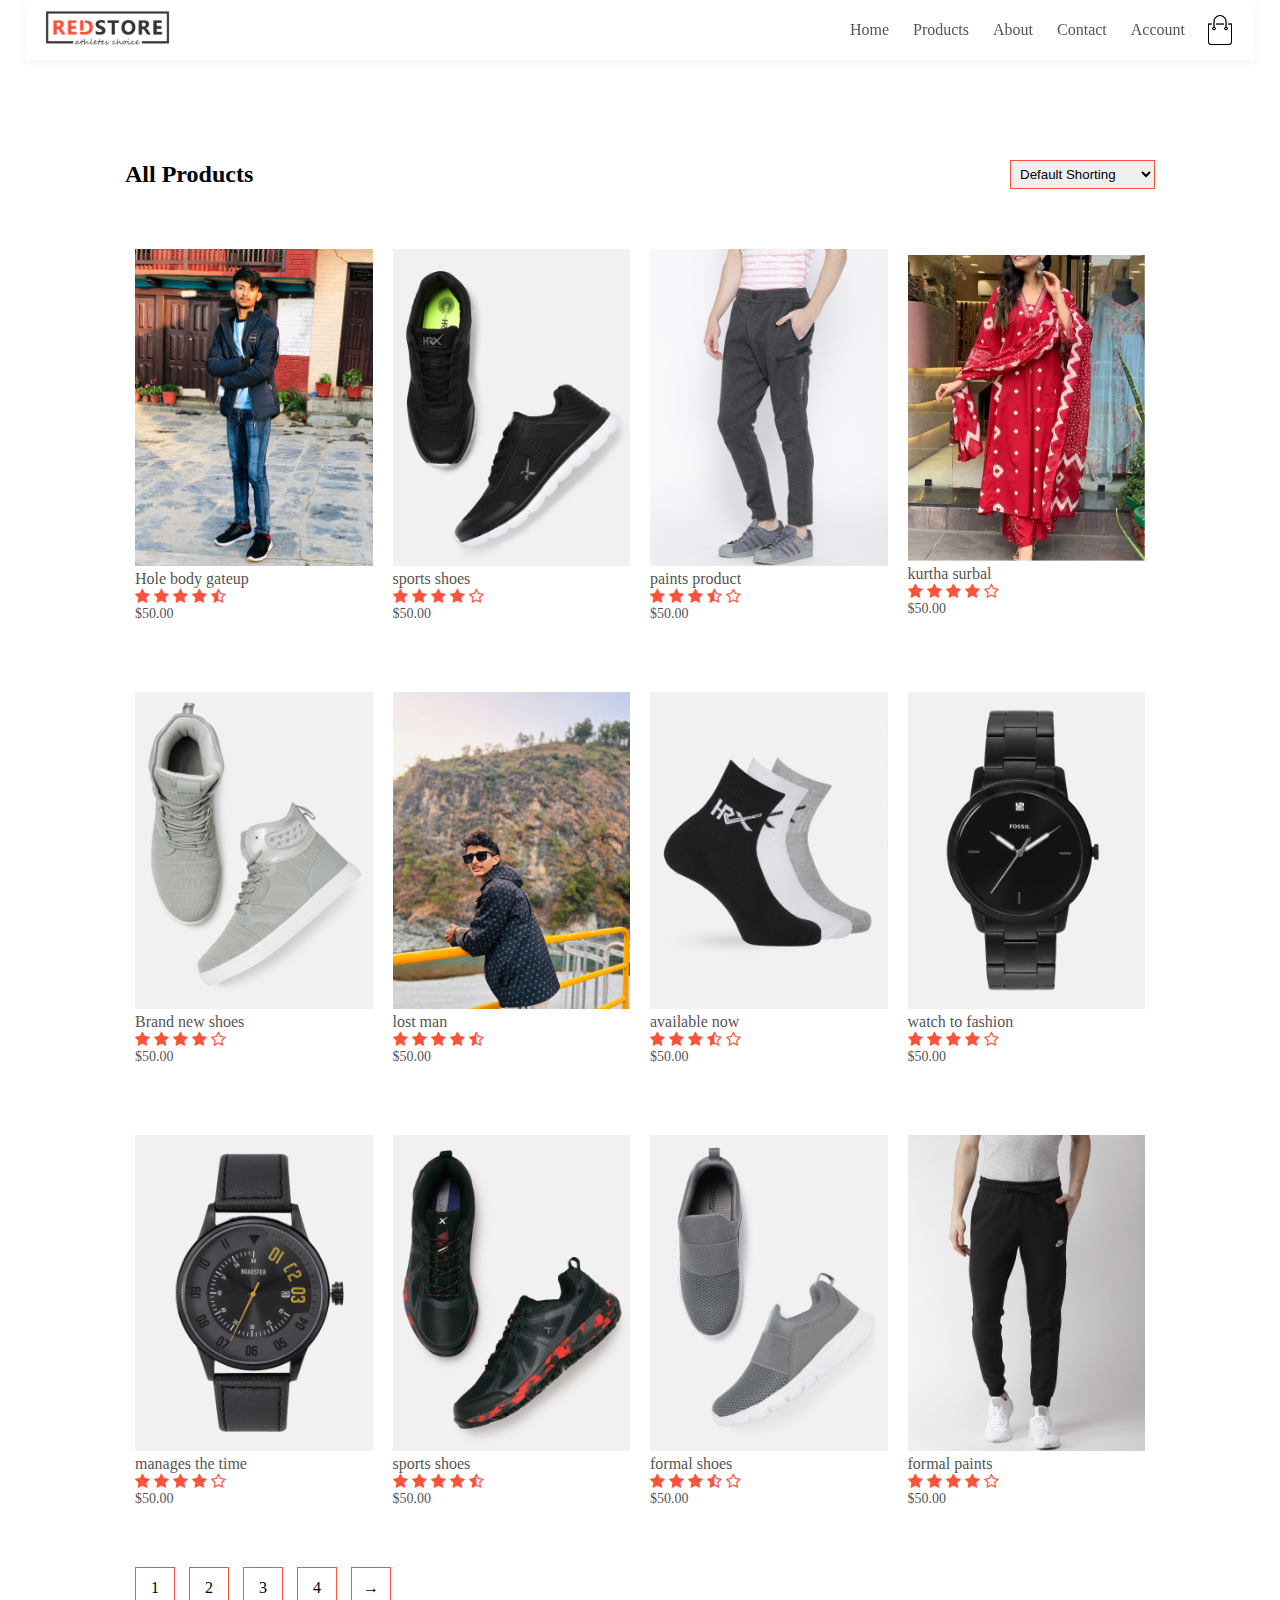
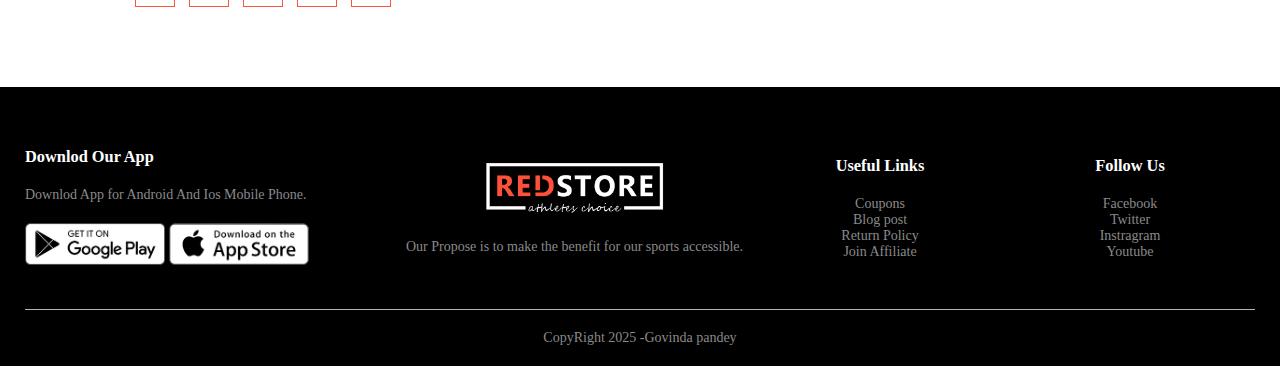
<file: prodects.html>
<!DOCTYPE html>
<html lang="en">
<head>
    <meta charset="UTF-8">
    <meta name="viewport" content="width=device-width, initial-scale=1.0">
    <title> All Products Redstore </title>
    <link rel="stylesheet" href="style.css">
    <link rel="stylesheet" href="https://cdnjs.cloudflare.com/ajax/libs/font-awesome/4.7.0/css/font-awesome.min.css">
</head>
<body>
    <div class="container">
    <div class="navbar">
        <div class="logo">
            <img src="images/image/logo.png" width="125px">
        </div>
        <nav>
            <ul>
                <li><a href="">Home</a></li>
                <li><a href="">Products</a></li>
                <li><a href="">About</a></li>
                <li><a href="">Contact</a></li>
                <li><a href="">Account</a></li>
            </ul>
        </nav>
        <img src="images/image/cart.png" width="30px" height="30px" alt="">
    </div>  
</div>
<div class="small-container">
    <div class="row row-2">
        <h2>All Products</h2>
        <select>
            <option>Default Shorting</option>
            <option>Short by Price</option>
            <option>Short by Popularity</option>
            <option>Short by Rating</option>
            <option>Short by Sale</option>
        </select>
    </div>
     <div class="row">
        <div class="col-4">
<img src="images/image/gp.jpg">
<h4>Hole body gateup</h4>
<div class="rating">
    <i class="fa fa-star"></i>
    <i class="fa fa-star"></i>
    <i class="fa fa-star"></i>
    <i class="fa fa-star"></i>
    <i class="fa fa-star-half-o"></i>
</div>
<p>$50.00</p>
        </div>
        <div class="col-4">
            <img src="images/image/product-2.jpg">
            <h4>sports shoes</h4>
            <div class="rating">
                <i class="fa fa-star"></i>
                <i class="fa fa-star"></i>
                <i class="fa fa-star"></i>
                <i class="fa fa-star"></i>
                <i class="fa fa-star-o"></i>
            </div>
            <p>$50.00</p>
                    </div>
                    <div class="col-4">
                        <img src="images/image/product-3.jpg">
                        <h4>paints product</h4>
                        <div class="rating">
                            <i class="fa fa-star"></i>
                            <i class="fa fa-star"></i>
                            <i class="fa fa-star"></i>
                            <i class="fa fa-star-half-o"></i>
                            <i class="fa fa-star-o"></i>
                        </div>
                        <p>$50.00</p>
                                </div>
                                <div class="col-4">
                                    <img src="images/image/kurtha.webp">
                                    <h4>kurtha surbal</h4>
                                    <div class="rating">
                                        <i class="fa fa-star"></i>
                                        <i class="fa fa-star"></i>
                                        <i class="fa fa-star"></i>
                                        <i class="fa fa-star"></i>
                                        <i class="fa fa-star-o"></i>
                                    </div>
                                    <p>$50.00</p>
                                            </div>
     </div>
     <div class="row">
        <div class="col-4">
<img src="images/image/product-5.jpg">
<h4>Brand new shoes</h4>
<div class="rating">
    <i class="fa fa-star"></i>
    <i class="fa fa-star"></i>
    <i class="fa fa-star"></i>
    <i class="fa fa-star"></i>
    <i class="fa fa-star-o"></i>
</div>
<p>$50.00</p>
        </div>
        <div class="col-4">
            <img src="images/image/aabishek.jpg">
            <h4>lost man</h4>
            <div class="rating">
                <i class="fa fa-star"></i>
                <i class="fa fa-star"></i>
                <i class="fa fa-star"></i>
                <i class="fa fa-star"></i>
                <i class="fa fa-star-half-o"></i>
            </div>
            <p>$50.00</p>
                    </div>
                    <div class="col-4">
                        <img src="images/image/product-7.jpg">
                        <h4>available now</h4>
                        <div class="rating">
                            <i class="fa fa-star"></i>
                            <i class="fa fa-star"></i>
                            <i class="fa fa-star"></i>
                            <i class="fa fa-star-half-o"></i>
                            <i class="fa fa-star-o"></i>
                        </div>
                        <p>$50.00</p>
                                </div>
                                <div class="col-4">
                                    <img src="images/image/product-8.jpg">
                                    <h4>watch to fashion</h4>
                                    <div class="rating">
                                        <i class="fa fa-star"></i>
                                        <i class="fa fa-star"></i>
                                        <i class="fa fa-star"></i>
                                        <i class="fa fa-star"></i>
                                        <i class="fa fa-star-o"></i>
                                    </div>
                                    <p>$50.00</p>
                                            </div>
     </div>
     <div class="row">
        <div class="col-4">
<img src="images/image/product-9.jpg">
<h4>manages the time</h4>
<div class="rating">
    <i class="fa fa-star"></i>
    <i class="fa fa-star"></i>
    <i class="fa fa-star"></i>
    <i class="fa fa-star"></i>
    <i class="fa fa-star-o"></i>
</div>
<p>$50.00</p>
        </div>
        <div class="col-4">
            <img src="images/image/product-10.jpg">
            <h4>sports shoes</h4>
            <div class="rating">
                <i class="fa fa-star"></i>
                <i class="fa fa-star"></i>
                <i class="fa fa-star"></i>
                <i class="fa fa-star"></i>
                <i class="fa fa-star-half-o"></i>
            </div>
            <p>$50.00</p>
                    </div>
                    <div class="col-4">
                        <img src="images/image/product-11.jpg">
                        <h4>formal shoes</h4>
                        <div class="rating">
                            <i class="fa fa-star"></i>
                            <i class="fa fa-star"></i>
                            <i class="fa fa-star"></i>
                            <i class="fa fa-star-half-o"></i>
                            <i class="fa fa-star-o"></i>
                        </div>
                        <p>$50.00</p>
                                </div>
                                <div class="col-4">
                                    <img src="images/image/product-12.jpg">
                                    <h4>formal paints</h4>
                                    <div class="rating">
                                        <i class="fa fa-star"></i>
                                        <i class="fa fa-star"></i>
                                        <i class="fa fa-star"></i>
                                        <i class="fa fa-star"></i>
                                        <i class="fa fa-star-o"></i>
                                    </div>
                                    <p>$50.00</p>
                                </div>                 
     </div>

<div class="page-btn">
    <span>1</span>
    <span>2</span>
    <span>3</span>
    <span>4</span>
    <span>&#8594;</span>
</div>

</div>

<!------- footer -------->


<div class="footer">
    <div class="container">
        <div class="row">
            <div class="footer-col-1">
                <h3>Downlod Our App</h3>
                <p>Downlod App for Android And Ios Mobile Phone.</p>
                <div class="app-logo">
                    <img src="images/image/play-store.png">
                    <img src="images/image/app-store.png">
                </div>
            </div>
            <div class="footer-col-2">
                <img src="images/image/logo-white.png">
                <p>Our Propose is to make the benefit for our sports accessible.</p>
            </div>
            <div class="footer-col-3">
                <h3>Useful Links</h3>
                <ul>
                    <li>Coupons</li>
                    <li>Blog post</li>
                    <li>Return Policy</li>
                    <li>Join Affiliate</li>
                </ul>
            </div>
            <div class="footer-col-4">
                <h3>Follow Us</h3>
                <ul>
                    <li>Facebook</li>
                    <li>Twitter</li>
                    <li>Instragram</li>
                    <li>Youtube</li>
                </ul>
            </div>
        </div>
        <hr>
        <p class="Copyright ">CopyRight 2025 -Govinda pandey</p>
    </div>
</div>

</body>
</html>
</file>
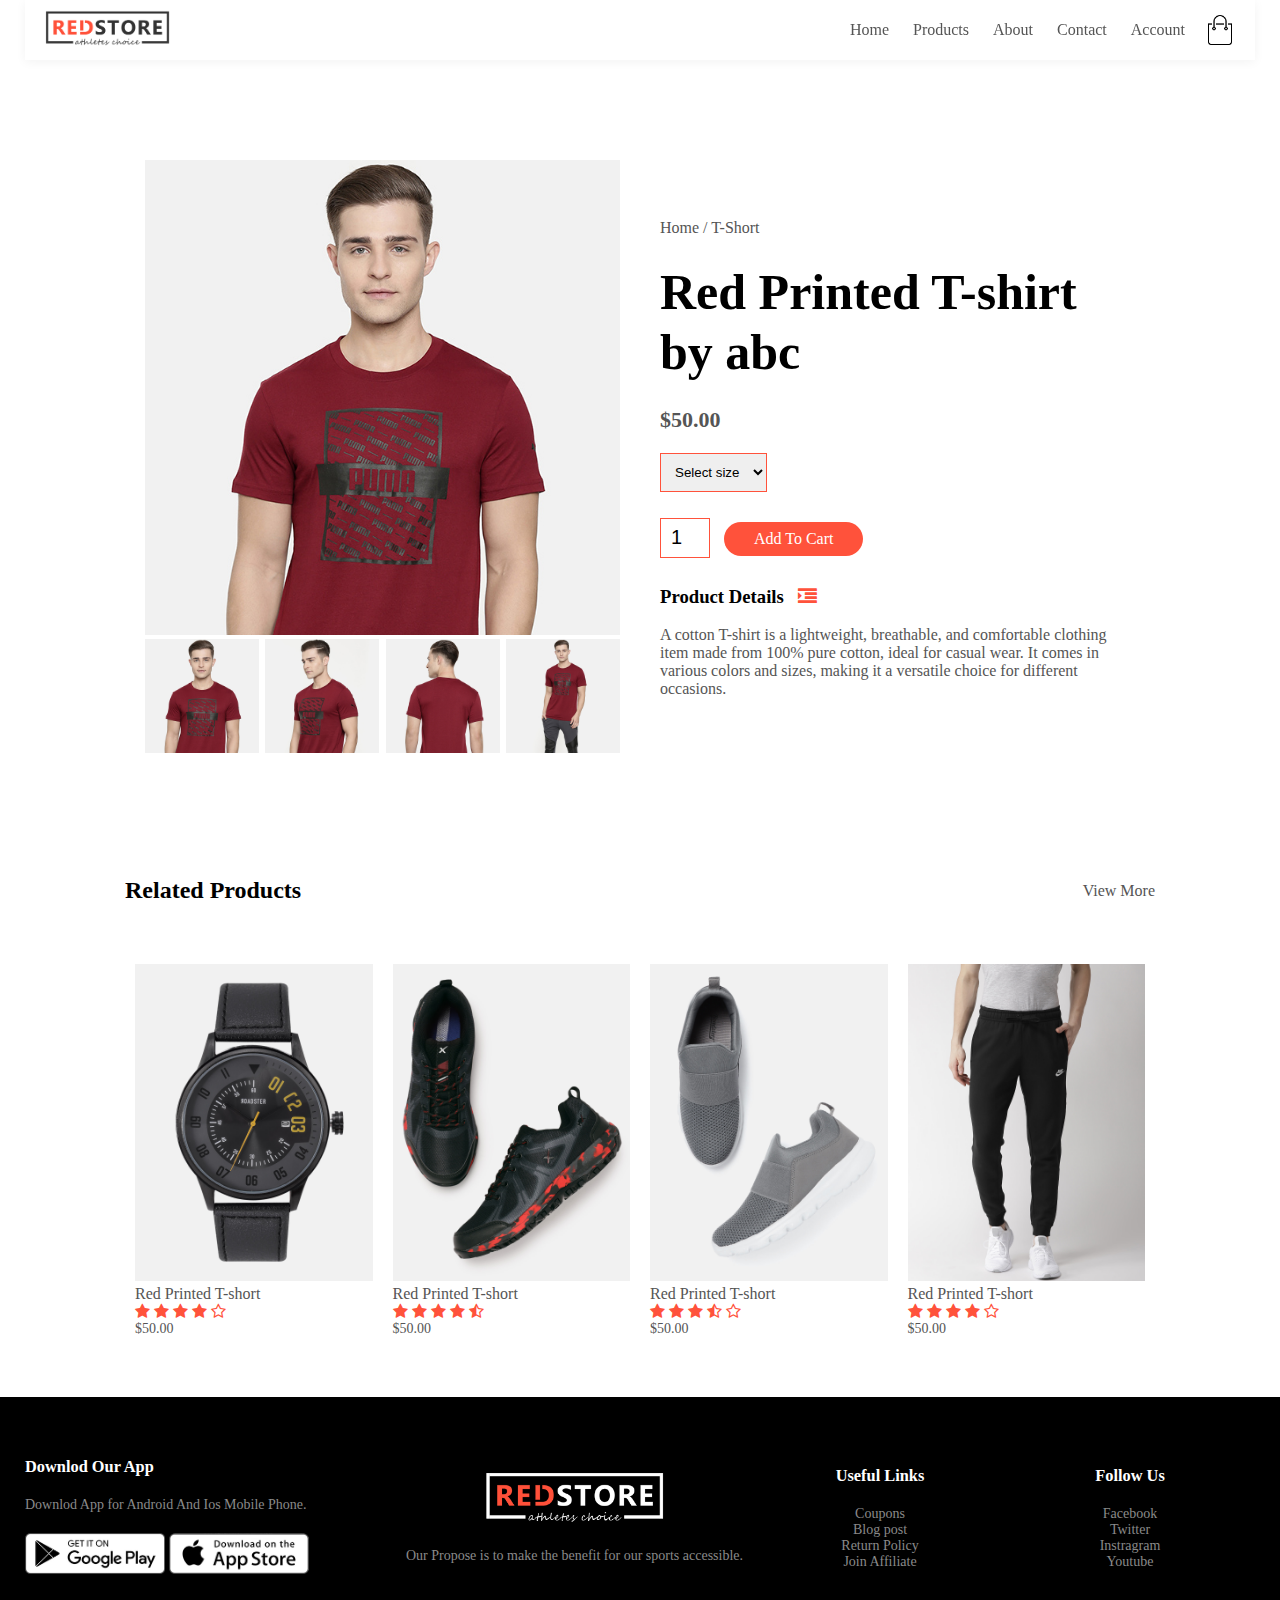
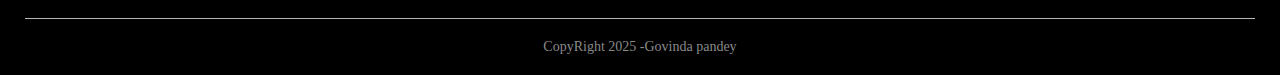
<file: product-details.html>
<!DOCTYPE html>
<html lang="en">
<head>
    <meta charset="UTF-8">
    <meta name="viewport" content="width=device-width, initial-scale=1.0">
    <title> All Products Redstore </title>
    <link rel="stylesheet" href="style.css">
    <link rel="stylesheet" href="https://cdnjs.cloudflare.com/ajax/libs/font-awesome/4.7.0/css/font-awesome.min.css">
</head>
<body>
    <div class="container">
    <div class="navbar">
        <div class="logo">
            <img src="images/image/logo.png" width="125px">
        </div>
        <nav>
            <ul>
                <li><a href="">Home</a></li>
                <li><a href="">Products</a></li>
                <li><a href="">About</a></li>
                <li><a href="">Contact</a></li>
                <li><a href="">Account</a></li>
            </ul>
        </nav>
        <img src="images/image/cart.png" width="30px" height="30px" alt="">
    </div>  
</div>

<!--------- Single product details -------->
<div class="small-container single-product">
    <div class="row">
        <div class="col-2">
            <img src="images/image/gallery-1.jpg" width="100%" id="ProductImg">
             <div class="small-img-row">
                <div class="small-img-col">
                    <img src="images/image/gallery-1.jpg" width="100%" class="small-img">
                </div>
                <div class="small-img-col">
                    <img src="images/image/gallery-2.jpg" width="100%" class="small-img">
                </div>
                <div class="small-img-col">
                    <img src="images/image/gallery-3.jpg" width="100%" class="small-img">
                </div>
                <div class="small-img-col">
                    <img src="images/image/gallery-4.jpg" width="100%" class="small-img">
                </div>
             </div>

        </div>
        <div class="col-2">
            <p>Home / T-Short</p>
            <h1>Red Printed T-shirt by abc</h1>
            <h4>$50.00</h4>
            <select>
                <option>Select size</option>
                <option>XXL</option>
                <option>XL</option>
                <option>Large</option>
                <option>Medium</option>
                <option>Small</option>
            </select>
            <input type="number" value="1">
            <a href="" class="btn">Add To Cart </a>
            <h3>Product Details <i class="fa fa-indent"></i></h3>
            <br>
            <p>A cotton T-shirt is a lightweight, breathable, and comfortable clothing item made from 100% pure cotton, ideal for casual wear.
                 It comes in various colors and sizes, making it a versatile choice for different occasions.</p>
        </div>
    </div>
</div>
    <!----- title ------>
    <div class="small-container">
        <div class="row row-2">
            <h2>Related Products</h2>
            <p>View More</p>
        </div>
    </div>


<!--------- products -------->

<div class="small-container">
     
     <div class="row">
        <div class="col-4">
<img src="images/image/product-9.jpg">
<h4>Red Printed T-short</h4>
<div class="rating">
    <i class="fa fa-star"></i>
    <i class="fa fa-star"></i>
    <i class="fa fa-star"></i>
    <i class="fa fa-star"></i>
    <i class="fa fa-star-o"></i>
</div>
<p>$50.00</p>
        </div>
        <div class="col-4">
            <img src="images/image/product-10.jpg">
            <h4>Red Printed T-short</h4>
            <div class="rating">
                <i class="fa fa-star"></i>
                <i class="fa fa-star"></i>
                <i class="fa fa-star"></i>
                <i class="fa fa-star"></i>
                <i class="fa fa-star-half-o"></i>
            </div>
            <p>$50.00</p>
                    </div>
                    <div class="col-4">
                        <img src="images/image/product-11.jpg">
                        <h4>Red Printed T-short</h4>
                        <div class="rating">
                            <i class="fa fa-star"></i>
                            <i class="fa fa-star"></i>
                            <i class="fa fa-star"></i>
                            <i class="fa fa-star-half-o"></i>
                            <i class="fa fa-star-o"></i>
                        </div>
                        <p>$50.00</p>
                                </div>
                                <div class="col-4">
                                    <img src="images/image/product-12.jpg">
                                    <h4>Red Printed T-short</h4>
                                    <div class="rating">
                                        <i class="fa fa-star"></i>
                                        <i class="fa fa-star"></i>
                                        <i class="fa fa-star"></i>
                                        <i class="fa fa-star"></i>
                                        <i class="fa fa-star-o"></i>
                                    </div>
                                    <p>$50.00</p>
                                </div>                 
     </div>

</div>

<!------- footer -------->


<div class="footer">
    <div class="container">
        <div class="row">
            <div class="footer-col-1">
                <h3>Downlod Our App</h3>
                <p>Downlod App for Android And Ios Mobile Phone.</p>
                <div class="app-logo">
                    <img src="images/image/play-store.png">
                    <img src="images/image/app-store.png">
                </div>
            </div>
            <div class="footer-col-2">
                <img src="images/image/logo-white.png">
                <p>Our Propose is to make the benefit for our sports accessible.</p>
            </div>
            <div class="footer-col-3">
                <h3>Useful Links</h3>
                <ul>
                    <li>Coupons</li>
                    <li>Blog post</li>
                    <li>Return Policy</li>
                    <li>Join Affiliate</li>
                </ul>
            </div>
            <div class="footer-col-4">
                <h3>Follow Us</h3>
                <ul>
                    <li>Facebook</li>
                    <li>Twitter</li>
                    <li>Instragram</li>
                    <li>Youtube</li>
                </ul>
            </div>
        </div>
        <hr>
        <p class="Copyright ">CopyRight 2025 -Govinda pandey</p>
    </div>
</div>

<!-------- js for product gallery --------->


<script>
    var ProductImg =document.getElementById("ProductImg");
    var SmallImg= document.getElementsByClassName("small-img");

     SmallImg[0].onclick = function(){
        ProductImg.src = SmallImg[0].src;
     }
     SmallImg[1].onclick = function(){
        ProductImg.src = SmallImg[1].src;
     }
     SmallImg[2].onclick = function(){
        ProductImg.src = SmallImg[2].src;
     }
     SmallImg[3].onclick = function(){
        ProductImg.src = SmallImg[3].src;
     }
    </script>




</body>
</html>
</file>
<file: style.css>
*{
    margin: 0;
    padding: 0;
    box-sizing: border-box;
}
.navbar{
    display: flex;
    align-items: center;
    padding: 20px;
}
nav{
    flex: 1;
    text-align: right;
}
nav ul{
    display: inline-block;
    list-style-type: none;
}
nav ul li{
    display: inline-block;
    margin-right: 20px;
}
a{
    text-decoration: none;
    color: #555;
}
p{
    color: #555;
}
.container{
    max-width: 1300px;
    margin: auto;
    padding-left: 25px;
    padding-right: 25px;

}
.row{
    display: flex;
    align-items: center;
    flex-wrap: wrap;
    justify-content: space-around;
}
.col-2{
    flex-basis: 50%;
    min-width: 300px;
}
.col-2 img{
    max-width: 100%;
    padding: 50px 0;
}
.col-2 h1{
    font-size: 50px;
    line-height: 60px;
    margin: 25px 0;
}
.btn{
    display: inline-block;
    background: #ff523b;
    color: #fff;
    padding: 8px 30px;
    margin: 30px 0;
    border-radius: 30px; 
    transition: background 0.5s;
}
.btn:hover{
background:#563434 ;
}

.header{
    background: radial-gradient(#fff,#ffd6d6);
}
.header .row{
    margin-top: 10px;
}
.categories{
    margin: 70px 0;
}
.col-3{
    flex-basis: 30px;
    min-width: 250px;
    margin-bottom: 30px;
}
.col-3 img{
    width: 100%;
}
.small-container{
    max-width: 1080px;
    margin: auto;
    padding-left: 25px;
    padding-right: 25px;
}
.col-4{
    flex-basis: 25%;
    padding: 10px;
    min-width: 200px;
    margin-bottom: 50px;
    transition: transform 0.5s;
}
.col-4 img{
    width: 100%;
}
.title{
    text-align: center;
    margin: 0 auto 80px;
    position: relative ;
    line-height:60px;
    color: #555;
}
.title::after{
    content: '';
    background: #ff523b;
    width: 80px;
    height: 5px;
    border-radius: 5px;
    position: absolute;
    bottom: 0;
    left: 50%;
    transform: translateX(-50%);
}
h4{
    color: #555;
    font-weight: normal;
}
.col-4 p{
    font-size: 14px;
}
.rating .fa{
color: #ff523b;
}
.col-4:hover{
    transform: translateY(-5px);
}
/*------- offer ------*/
.offer{
    background: radial-gradient(#fff,#ffd6d6);
    margin-top: 80px;
    padding: 30px 0; 
}
.col-2 .offer-img{
    padding: 50px;
}
small{
    color: #555;
}
<!-------- testimonial -------->
.testimonial{
    padding-top: 100px;
}
.testimonial .col-3{
    text-align: center;
    padding: 40px 20px;
    box-shadow: 0 0 20px 0px rgba(0,0,0,0,1);
    cursor: pointer;
    transition: transform 0.5s;
}
.testimonial .col-3 img{
    width: 50px;
    margin-top: 20px;
    border-radius: 50%;
}
.testimonial .col-3:hover{
    transform: translateY(-10px);
}
.fa.fa-quote-left{
    font-size: 34px;
    color: #ff523b;
}
.col-3 p{
    font-size: 12px;
    margin: 12px 0;
    color: #777;
}
.testimonial .col-3 h3{
    font-weight: 600;
    color: #555;
    font-size: 16px;
}
/*----- brands -----*/
.brands{
    margin: 100px auto;

}
.col-5{
    width: 160px;

}
.col-5 img{ 
    width: 100%;
    cursor: pointer;
    filter: grayscale(100%);
}
.col-5 img:hover{
    filter: grayscale(0);
}
/*------- footer --------*/
.footer{
    background: #000;
    color: #8a8a8a;
    font-size: 14px;
    padding: 60px 0 20px;
}
.footer p{
    color: #8a8a8a;
}
.footer h3{
    color: #fff;
    margin-bottom: 20px;
}
.footer-col-1, .footer-col-2, .footer-col-3, .footer-col-4{
    min-width: 250px;
    margin-bottom: 20px;
}
.footer-col-1{
    flex-basis: 30%;
}
.footer-col-2{
    flex: 1;
    text-align: center;
}
.footer-col-2 img{
    width: 180px;
    margin-bottom: 20PX;
}
.footer-col-3, .footer-col-4{
    flex-basis: 12%;
    text-align: center;

}
ul{
    list-style-type: none;
}
.app-logo{
    margin-top: 20px;

}
.app-logo img{
    width: 140px;

}
.footer hr{
    border: none;
    background: #b5b5b5;
    height: 1px;
    margin: 20px 0;
}
.Copyright {
text-align: center;
}

/*-------- ALL Products Page ------*/


.row-2{
    justify-content: space-between;
    margin: 100px auto 50px ;
}
select{
    border:1px solid #ff523b;
    padding: 5px;
}
select:focus{
    outline: none;
}
.page-btn{
    margin: 0 auto 80px;
}
.page-btn span{
display: inline-block;
border: 1px solid #ff523b;
margin-left: 10px;
width: 40px;
height: 40px;
text-align: center;
line-height: 40px;
cursor: pointer;
}
.page-btn span:hover{
    background: #ff523b;
    color: #fff;
}
/*--------single product details--------*/
.single-product{
    margin-top: 80px;
}
.single-product .col-2 img{
    padding: 0;
}
.single-product .col-2 {
    padding: 20px;
}
.single-product h4{
    margin: 20px 0;
    font-size: 22px;
    font-weight: bold;
}
.single-product select{
   display: block;
   padding: 10px;
   margin-top: 20px; 
}
.single-product input{
    width: 50px;
    height: 40px;
    padding-left: 10px;
    font-size: 20px;
    margin-right: 10px;
    border: 1px solid #ff523b;
}
input:focus{
    outline: none;
}
.single-product .fa{
    color: #ff523b;
    margin-left: 10px;
}

.small-img-row{
    display: flex;
    justify-content: space-between;
}

.small-img-col{
flex-basis: 24%;
cursor: pointer;
}

/*--------cart items details--------*/
.cart-page{
    margin: 80px auto;
}
table{
    width: 100%;
    border-collapse: collapse;
}
.cart-info{
    display: flex;
    flex-wrap: wrap;
}
th{
    text-align: left;
    padding: 5px;
    color: #fff;
    background: #ff523b;
    font-weight: normal;
}
td{
    padding: 10px 5px;
}
td input{
width: 40px;
height: 30px;
padding: 5px;
}
td a{
    color: #ff523b;
    font-size: 12px;
}
td img{
    width: 80px;
    height: 80px;
    margin-right: 10px;
}
.total-price{
    display: flex;
    justify-content: flex-end;
}
.total-price table{
    border-top: 3px solid #ff523b;
    width: 100%;
    max-width: 400px;
}
td:last-child{
    text-align: right;
}
th:last-child{
    text-align: right;
}


/*------------ account-page---------*/

.account-page{
    padding: 50px 0;
    background: radial-gradient(#fff,#ffd6d6);
}
.form-container{
    background: #fff;
    width: 300px;
    height: 400px;
    position: relative;
    text-align: center;
    padding: 20px 0;
    margin: auto;
    box-shadow: 0 0 20px 0px rgba(0,0,0,0.1);
    overflow: hidden;
}

.form-container span{
    font-weight: bold;
    padding: 0 10px;
    color: #555;
    cursor: pointer;
    width: 100px;
    display: inline-block;
}
.form-btn{
    display: inline-block;
}

.form-container form{
    max-width: 300px;
    padding: 0 20px;
    position: absolute;
    top: 130px;
    transition: transform 1s;
}

form input{
    width: 100%;
    height: 30px;
    margin: 10px 0;
    padding: 0 10px;
    border: 1px solid #ccc;
}

form .btn{
width: 100%;
border: none;
cursor: pointer;
margin: 10px 0;
}

form .btn:focus{
    outline: none;
}
#LoginForm{
    left: -300px;
}
#RegForm{
    left: 0;
}
form a{
    font-size: 12px;
}
#Indicator{
    width: 100px;
    border: none;
    background: #ff523b;
    height: 3px;
    margin-top: 8px;
    transform: translateX(100px);
    transition: transform 1s;
}
/* Responsive Mobile Navigation */
.navbar {
  background: #fff;
  padding: 10px 20px;
  box-shadow: 0 2px 10px rgba(0, 0, 0, 0.05);
  position: sticky;
  top: 0;
  z-index: 1000;
}

.nav-container {
  display: flex;
  justify-content: space-between;
  align-items: center;
}

.nav-links {
  list-style: none;
  display: flex;
  gap: 20px;
}

.nav-links li a {
  text-decoration: none;
  color: #333;
  font-weight: 500;
}

.menu-icon {
  display: none;
  font-size: 24px;
  cursor: pointer;
}

/* Mobile styles */
@media (max-width: 768px) {
  .nav-links {
    display: none;
    flex-direction: column;
    background: #fff;
    position: absolute;
    top: 60px;
    right: 20px;
    padding: 15px;
    border-radius: 10px;
    box-shadow: 0 4px 20px rgba(0, 0, 0, 0.1);
  }

  .nav-links.active {
    display: flex;
  }

  .menu-icon {
    display: block;
  }
}
</file>
